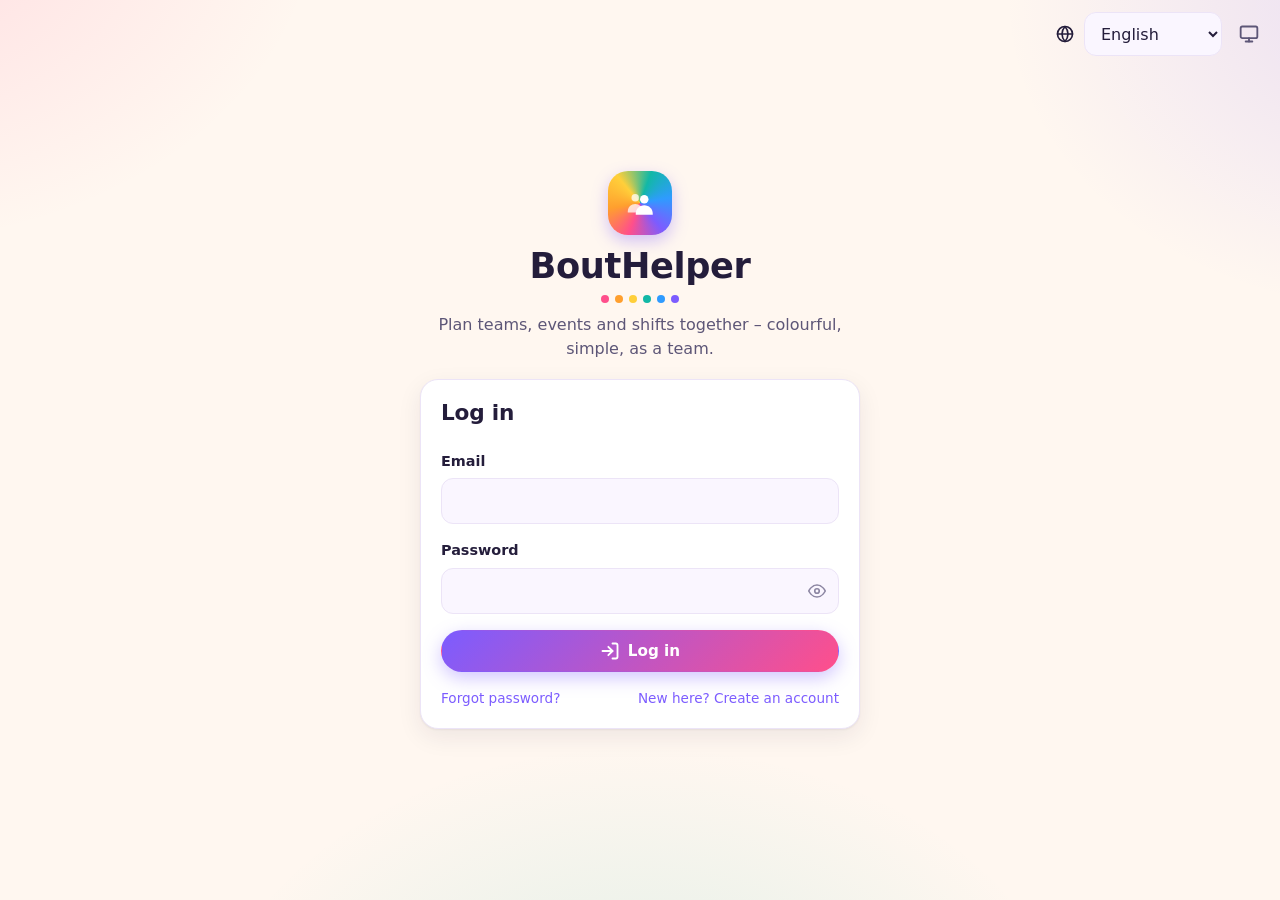
<file: index.html>
<!doctype html>
<html lang="de">
<head>
  <meta charset="utf-8">
  <meta name="viewport" content="width=device-width, initial-scale=1, viewport-fit=cover">
  <title>Teamplaner</title>
  <meta name="description" content="Teams, Events, Schichten und Aufgaben gemeinsam planen.">
  <meta name="theme-color" content="#fff7f0">
  <meta name="apple-mobile-web-app-capable" content="yes">
  <meta name="mobile-web-app-capable" content="yes">
  <meta name="apple-mobile-web-app-title" content="Teamplaner">
  <meta name="application-name" content="Teamplaner">
  <link rel="icon" href="img/icon.svg" type="image/svg+xml">
  <link rel="apple-touch-icon" href="img/apple-touch-icon.png">
  <link rel="manifest" id="tp-manifest" href="manifest.webmanifest">
  <link rel="stylesheet" href="css/app.css">
  <script>
    /* Hell/Dunkel sofort setzen, damit nichts aufblitzt */
    try { document.documentElement.dataset.theme = localStorage.getItem('tp.theme') || 'system'; }
    catch (e) { document.documentElement.dataset.theme = 'system'; }
  </script>
  <script src="config.js"></script>
  <script>
    /* App-Name aus config.js überall einsetzen: Browser-Tab, Startbildschirm-Verknüpfung (Android & iPhone) */
    (function () {
      var c = window.TP_CONFIG || {};
      var name = (c.appName || 'Teamplaner').trim();
      var short = (c.appShortName || name).trim();
      document.title = name;
      function meta(n, v) {
        var m = document.querySelector('meta[name="' + n + '"]');
        if (!m) { m = document.createElement('meta'); m.name = n; document.head.appendChild(m); }
        m.content = v;
      }
      meta('apple-mobile-web-app-title', short);
      meta('application-name', short);
      try {
        var base = new URL('./', location.href).href;
        var abs = function (p) { return new URL(p, base).href; };
        var manifest = {
          id: base, name: name, short_name: short,
          start_url: base, scope: base,
          display: 'standalone', background_color: '#fff7f0', theme_color: '#7c5cff',
          icons: [
            { src: abs('img/icon-192.png'), sizes: '192x192', type: 'image/png', purpose: 'any' },
            { src: abs('img/icon-512.png'), sizes: '512x512', type: 'image/png', purpose: 'any maskable' },
            { src: abs('img/icon.svg'), sizes: 'any', type: 'image/svg+xml', purpose: 'any' }
          ]
        };
        // iPhone/iPad: echte Manifest-Datei behalten (nötig für Push); der Name kommt dort aus dem Meta-Tag oben
        var ios = /iphone|ipad|ipod/i.test(navigator.userAgent) || (navigator.platform === 'MacIntel' && navigator.maxTouchPoints > 1);
        if (!ios) document.getElementById('tp-manifest').href =
          'data:application/manifest+json;charset=utf-8,' + encodeURIComponent(JSON.stringify(manifest));
      } catch (e) { /* dann gilt manifest.webmanifest */ }
    })();
  </script>
  <script src="js/vendor/supabase.js"></script>
  <script type="module" src="js/app.js"></script>
</head>
<body>
  <div id="app"><div class="boot"><div class="spinner"></div></div></div>
  <noscript>Bitte JavaScript aktivieren. / Please enable JavaScript.</noscript>
</body>
</html>
</file>
<file: css/app.css>
/* ============================================================
   Teamplaner — Gestaltung
   Farben stehen als Variablen ganz oben (hell + dunkel).
   ============================================================ */

:root {
  --violet: #7c5cff;
  --pink: #ff4f8b;
  --orange: #ff9f2e;
  --sun: #ffcf3a;
  --teal: #12b8a6;
  --sky: #2f9bff;
  --red: #ef4560;

  --bg: #fff7f0;
  --bg-blob-1: rgba(255, 79, 139, 0.16);
  --bg-blob-2: rgba(124, 92, 255, 0.16);
  --bg-blob-3: rgba(18, 184, 166, 0.14);
  --surface: #ffffff;
  --surface-2: #faf6ff;
  --surface-3: #f2ecff;
  --border: #ece4f7;
  --text: #241d3b;
  --text-2: #5d5677;
  --text-3: #8c86a3;
  --primary: var(--violet);
  --primary-ink: #ffffff;
  --primary-soft: #efe9ff;
  --focus: rgba(124, 92, 255, 0.35);
  --shadow: 0 1px 2px rgba(36, 29, 59, 0.06), 0 8px 24px rgba(36, 29, 59, 0.08);
  --shadow-lg: 0 20px 60px rgba(36, 29, 59, 0.18);

  --st-proposed: #2f9bff;
  --st-proposed-bg: #e3f1ff;
  --st-confirmed: #0d9c8c;
  --st-confirmed-bg: #dcf7f2;
  --st-uncertain: #d97800;
  --st-uncertain-bg: #fff0d9;
  --st-declined: #c62f4b;
  --st-declined-bg: #ffe3e8;
  --st-waitlist: #7c5cff;
  --st-waitlist-bg: #eee8ff;

  --radius: 18px;
  --radius-sm: 12px;
  --font: ui-rounded, "SF Pro Rounded", "Nunito", "Segoe UI", system-ui, -apple-system, Roboto, "Helvetica Neue", Arial, sans-serif;
  --sidebar: 260px;
  color-scheme: light;
}

:root[data-theme="dark"] {
  --bg: #13111f;
  --bg-blob-1: rgba(255, 79, 139, 0.12);
  --bg-blob-2: rgba(124, 92, 255, 0.18);
  --bg-blob-3: rgba(18, 184, 166, 0.10);
  --surface: #1e1a30;
  --surface-2: #252039;
  --surface-3: #2e2848;
  --border: #353052;
  --text: #f3f0ff;
  --text-2: #c2bbdc;
  --text-3: #8f88ab;
  --primary: #9a82ff;
  --primary-ink: #120e22;
  --primary-soft: #2f2756;
  --focus: rgba(154, 130, 255, 0.45);
  --shadow: 0 1px 2px rgba(0, 0, 0, 0.3), 0 8px 24px rgba(0, 0, 0, 0.25);
  --shadow-lg: 0 20px 60px rgba(0, 0, 0, 0.5);
  --st-proposed: #6cb8ff;
  --st-proposed-bg: #1b2c45;
  --st-confirmed: #3fd9c4;
  --st-confirmed-bg: #143834;
  --st-uncertain: #ffb54d;
  --st-uncertain-bg: #3d2c14;
  --st-declined: #ff7b93;
  --st-declined-bg: #40202a;
  --st-waitlist: #b3a1ff;
  --st-waitlist-bg: #2c2550;
  color-scheme: dark;
}

@media (prefers-color-scheme: dark) {
  :root[data-theme="system"] {
    --bg: #13111f;
    --bg-blob-1: rgba(255, 79, 139, 0.12);
    --bg-blob-2: rgba(124, 92, 255, 0.18);
    --bg-blob-3: rgba(18, 184, 166, 0.10);
    --surface: #1e1a30;
    --surface-2: #252039;
    --surface-3: #2e2848;
    --border: #353052;
    --text: #f3f0ff;
    --text-2: #c2bbdc;
    --text-3: #8f88ab;
    --primary: #9a82ff;
    --primary-ink: #120e22;
    --primary-soft: #2f2756;
    --focus: rgba(154, 130, 255, 0.45);
    --shadow: 0 1px 2px rgba(0, 0, 0, 0.3), 0 8px 24px rgba(0, 0, 0, 0.25);
    --shadow-lg: 0 20px 60px rgba(0, 0, 0, 0.5);
    --st-proposed: #6cb8ff;
    --st-proposed-bg: #1b2c45;
    --st-confirmed: #3fd9c4;
    --st-confirmed-bg: #143834;
    --st-uncertain: #ffb54d;
    --st-uncertain-bg: #3d2c14;
    --st-declined: #ff7b93;
    --st-declined-bg: #40202a;
    --st-waitlist: #b3a1ff;
    --st-waitlist-bg: #2c2550;
    color-scheme: dark;
  }
}

* { box-sizing: border-box; }
html { -webkit-text-size-adjust: 100%; }
body {
  margin: 0;
  font-family: var(--font);
  font-size: 16px;
  line-height: 1.5;
  color: var(--text);
  background-color: var(--bg);
  background-image:
    radial-gradient(40rem 30rem at -10% -10%, var(--bg-blob-1), transparent 70%),
    radial-gradient(36rem 28rem at 110% 0%, var(--bg-blob-2), transparent 70%),
    radial-gradient(40rem 30rem at 50% 120%, var(--bg-blob-3), transparent 70%);
  background-attachment: fixed;
  min-height: 100vh;
}
a { color: var(--primary); text-decoration: none; }
a:hover { text-decoration: underline; }
h1, h2, h3, h4 { margin: 0 0 0.4em; line-height: 1.2; letter-spacing: -0.01em; }
h1 { font-size: clamp(1.6rem, 4vw, 2.2rem); font-weight: 800; }
h2 { font-size: 1.35rem; font-weight: 800; }
h3 { font-size: 1.08rem; font-weight: 700; }
p { margin: 0 0 0.8em; }
small, .small { font-size: 0.85rem; }
.muted { color: var(--text-2); }
.faint { color: var(--text-3); }
.hidden { display: none !important; }
.ico { flex: none; }
.nowrap { white-space: nowrap; }
.pre { white-space: pre-wrap; word-break: break-word; }
.sr { position: absolute; width: 1px; height: 1px; overflow: hidden; clip: rect(0 0 0 0); }

:focus-visible { outline: 3px solid var(--focus); outline-offset: 2px; border-radius: 8px; }

/* ---------- Grundgerüst ---------- */
.shell { display: flex; min-height: 100vh; }
.sidebar {
  position: sticky; top: 0; height: 100vh; width: var(--sidebar); flex: none;
  display: flex; flex-direction: column; gap: 6px;
  padding: 22px 16px; border-right: 1px solid var(--border);
  background: color-mix(in srgb, var(--surface) 75%, transparent);
  backdrop-filter: blur(12px);
  overflow-y: auto;
}
.brand { display: flex; align-items: center; gap: 10px; font-weight: 900; font-size: 1.25rem; padding: 4px 8px 16px; color: var(--text); }
.brand:hover { text-decoration: none; }
.brand-mark {
  width: 38px; height: 38px; border-radius: 12px; display: grid; place-items: center; color: #fff;
  background: conic-gradient(from 200deg, var(--pink), var(--orange), var(--sun), var(--teal), var(--sky), var(--violet), var(--pink));
  box-shadow: 0 6px 16px rgba(124, 92, 255, 0.35);
}
.nav-item {
  display: flex; align-items: center; gap: 12px; padding: 10px 12px; border-radius: 12px;
  color: var(--text-2); font-weight: 650; cursor: pointer; border: 0; background: none; font: inherit; text-align: left; width: 100%;
}
.nav-item:hover { background: var(--surface-3); color: var(--text); text-decoration: none; }
.nav-item.active { background: var(--primary-soft); color: var(--primary); }
.nav-label { font-size: 0.75rem; text-transform: uppercase; letter-spacing: 0.08em; color: var(--text-3); padding: 14px 12px 4px; font-weight: 800; }
.dot { width: 10px; height: 10px; border-radius: 50%; flex: none; display: inline-block; }
.sidebar-foot { margin-top: auto; display: flex; flex-direction: column; gap: 8px; padding-top: 16px; }
.sidebar-foot .seg { display: flex; flex-wrap: nowrap; }
.sidebar-foot .seg button { flex: 1; justify-content: center; padding: 8px 6px; }
.sidebar-foot .lang-select { max-width: none; }

.main { flex: 1; min-width: 0; padding: 28px clamp(16px, 3vw, 40px) 60px; }
.container { max-width: 1120px; margin: 0 auto; }

/* Ebenen klar trennen: eigene Akzentfarbe + Hinweis-Pille je Ebene */
.shell.lvl-home { --lv: var(--violet); }
.shell.lvl-team { --lv: var(--teal); }
.shell.lvl-event { --lv: var(--orange); }
.shell.lvl-group { --lv: var(--pink); }
/* Hintergrund nimmt die Ebenenfarbe leicht an */
.shell[class*="lvl-"] { background: color-mix(in srgb, var(--lv) 8%, var(--bg)); }
.shell[class*="lvl-"] .main { border-top: 4px solid var(--lv); }
.levelbar { margin-bottom: 14px; }
.level-pill {
  display: inline-flex; align-items: center; gap: 7px; font-weight: 800; font-size: 0.82rem;
  letter-spacing: 0.02em; padding: 5px 13px; border-radius: 999px; color: #fff;
  background: var(--lv, var(--violet)); box-shadow: var(--shadow);
}
/* Obere Leiste (Handy) färbt sich in der Ebenenfarbe */
.shell[class*="lvl-"] .topbar { background: var(--lv); border-bottom-color: transparent; }
.shell[class*="lvl-"] .topbar,
.shell[class*="lvl-"] .topbar .brand,
.shell[class*="lvl-"] .topbar a,
.shell[class*="lvl-"] .topbar button { color: #fff; }
.level-tag { font-weight: 800; font-size: 0.8rem; padding: 3px 11px; border-radius: 999px; background: rgba(255, 255, 255, 0.25); color: #fff; }
.topbar { display: none; }
.bottomnav { display: none; }

@media (max-width: 899px) {
  .sidebar { display: none; }
  .main { padding: 14px 16px calc(96px + env(safe-area-inset-bottom)); }
  .topbar {
    display: flex; align-items: center; gap: 10px; position: sticky; top: 0; z-index: 30;
    padding: 10px 16px; padding-top: calc(10px + env(safe-area-inset-top));
    background: color-mix(in srgb, var(--bg) 85%, transparent); backdrop-filter: blur(14px);
    border-bottom: 1px solid var(--border);
  }
  .topbar .brand { padding: 0; font-size: 1.1rem; }
  .topbar .brand-mark { width: 32px; height: 32px; border-radius: 10px; }
  .topbar .spacer { flex: 1; }
  .bottomnav {
    display: flex; position: fixed; left: 0; right: 0; bottom: 0; z-index: 30;
    background: color-mix(in srgb, var(--surface) 92%, transparent); backdrop-filter: blur(14px);
    border-top: 1px solid var(--border); padding: 6px 8px calc(6px + env(safe-area-inset-bottom));
    justify-content: space-around;
  }
  .bottomnav a {
    display: flex; flex-direction: column; align-items: center; gap: 2px; padding: 6px 12px; border-radius: 12px;
    color: var(--text-3); font-size: 0.72rem; font-weight: 700; min-width: 64px;
  }
  .bottomnav a.active { color: var(--primary); background: var(--primary-soft); }
  .bottomnav a:hover { text-decoration: none; }
}

/* ---------- Bausteine ---------- */
.card {
  background: var(--surface); border: 1px solid var(--border); border-radius: var(--radius);
  box-shadow: var(--shadow); padding: 20px;
}
.card.flat { box-shadow: none; }
.card + .card { margin-top: 16px; }
.card-head { display: flex; align-items: center; gap: 10px; margin-bottom: 12px; flex-wrap: wrap; }
.card-head h2, .card-head h3 { margin: 0; }
.card-head .grow { flex: 1; }
.stack { display: flex; flex-direction: column; gap: 16px; }
.stack-sm { display: flex; flex-direction: column; gap: 8px; }
.row { display: flex; align-items: center; gap: 10px; flex-wrap: wrap; }
.row.nowrap { flex-wrap: nowrap; }
.row .grow, .grow { flex: 1; min-width: 0; }
.between { justify-content: space-between; }
.grid { display: grid; gap: 16px; grid-template-columns: repeat(auto-fill, minmax(260px, 1fr)); }
.grid-2 { display: grid; gap: 20px; grid-template-columns: minmax(0, 1fr) minmax(0, 1fr); }
@media (max-width: 899px) { .grid-2 { grid-template-columns: minmax(0, 1fr); } }
.section-title { display: flex; align-items: center; gap: 10px; margin: 26px 0 12px; }
.section-title h2 { margin: 0; flex: 1; }
.divider { height: 1px; background: var(--border); margin: 14px 0; border: 0; }

.btn {
  display: inline-flex; align-items: center; justify-content: center; gap: 8px;
  padding: 10px 16px; border-radius: 999px; border: 1.5px solid transparent;
  font: inherit; font-weight: 750; font-size: 0.95rem; cursor: pointer; line-height: 1.2;
  background: var(--surface-3); color: var(--text); transition: transform 0.08s ease, box-shadow 0.15s ease, background 0.15s;
  white-space: nowrap; text-decoration: none !important; min-height: 42px;
}
.btn:hover { background: color-mix(in srgb, var(--surface-3) 80%, var(--primary) 20%); }
.btn:active { transform: translateY(1px) scale(0.99); }
.btn:disabled { opacity: 0.55; cursor: not-allowed; }
.btn.primary { background: linear-gradient(135deg, var(--violet), var(--pink)); color: #fff; box-shadow: 0 6px 18px rgba(124, 92, 255, 0.35); }
.btn.primary:hover { filter: brightness(1.06); }
.btn.success { background: var(--st-confirmed); color: #fff; }
.btn.warn { background: var(--st-uncertain-bg); color: var(--st-uncertain); }
.btn.danger { background: var(--st-declined-bg); color: var(--st-declined); }
.btn.ghost { background: transparent; border-color: var(--border); }
.btn.ghost:hover { background: var(--surface-3); }
.btn.small { padding: 6px 12px; font-size: 0.85rem; min-height: 34px; }
.btn.icon { padding: 8px; min-width: 38px; min-height: 38px; border-radius: 12px; background: transparent; color: var(--text-2); }
.btn.icon:hover { background: var(--surface-3); color: var(--text); }
.btn.block { width: 100%; }

.field { display: flex; flex-direction: column; gap: 6px; }
.field > span.label { font-weight: 750; font-size: 0.9rem; }
.field .hint { font-size: 0.8rem; color: var(--text-3); }
.input, select.input, textarea.input {
  width: 100%; font: inherit; color: var(--text); background: var(--surface-2);
  border: 1.5px solid var(--border); border-radius: var(--radius-sm); padding: 10px 12px; min-height: 44px;
  transition: border-color 0.15s, box-shadow 0.15s;
}
textarea.input { resize: vertical; min-height: 90px; }
.input:focus { outline: none; border-color: var(--primary); box-shadow: 0 0 0 4px var(--focus); }
.form-grid { display: grid; gap: 14px; grid-template-columns: repeat(2, minmax(0, 1fr)); }
.form-grid .full { grid-column: 1 / -1; }
@media (max-width: 599px) { .form-grid { grid-template-columns: minmax(0, 1fr); } }
.check { display: flex; align-items: flex-start; gap: 10px; cursor: pointer; padding: 6px 0; }
.check input { width: 20px; height: 20px; accent-color: var(--primary); margin-top: 2px; flex: none; }

.chip {
  display: inline-flex; align-items: center; gap: 6px; padding: 3px 10px; border-radius: 999px;
  font-size: 0.78rem; font-weight: 750; background: var(--surface-3); color: var(--text-2); white-space: nowrap;
}
.chip.colored { color: #fff; }
.badge { display: inline-flex; align-items: center; gap: 5px; padding: 3px 10px; border-radius: 999px; font-size: 0.78rem; font-weight: 800; white-space: nowrap; }
.st-proposed { color: var(--st-proposed); background: var(--st-proposed-bg); }
.st-confirmed { color: var(--st-confirmed); background: var(--st-confirmed-bg); }
.st-uncertain { color: var(--st-uncertain); background: var(--st-uncertain-bg); }
.st-declined { color: var(--st-declined); background: var(--st-declined-bg); }
.st-waitlist { color: var(--st-waitlist); background: var(--st-waitlist-bg); }
.pron { font-size: 0.78rem; color: var(--text-3); font-weight: 600; }

.avatar {
  width: 36px; height: 36px; border-radius: 50%; display: inline-grid; place-items: center; flex: none;
  color: #fff; font-weight: 850; font-size: 0.85rem; letter-spacing: 0.02em;
}
.avatar.sm { width: 28px; height: 28px; font-size: 0.72rem; }
.avatar.lg { width: 56px; height: 56px; font-size: 1.2rem; }

.person { display: flex; align-items: center; gap: 10px; min-width: 0; }
.person .who { min-width: 0; }
.person .name { font-weight: 750; overflow: hidden; text-overflow: ellipsis; white-space: nowrap; }

.list { display: flex; flex-direction: column; }
.list-item { display: flex; align-items: center; gap: 12px; padding: 12px 4px; border-bottom: 1px solid var(--border); flex-wrap: wrap; }
.list-item:last-child { border-bottom: 0; }

.progress { height: 8px; background: var(--surface-3); border-radius: 999px; overflow: hidden; }
.progress > i { display: block; height: 100%; border-radius: inherit; background: linear-gradient(90deg, var(--teal), var(--sky)); transition: width 0.3s ease; }
.progress.full > i { background: linear-gradient(90deg, var(--teal), #3ad17a); }

.tabs {
  display: flex; gap: 6px; overflow-x: auto; padding: 4px; margin: 0 0 18px; scrollbar-width: none;
  background: var(--surface); border: 1px solid var(--border); border-radius: 999px; box-shadow: var(--shadow);
}
.tabs::-webkit-scrollbar { display: none; }
.tab {
  flex: none; padding: 9px 16px; border-radius: 999px; font-weight: 750; color: var(--text-2);
  display: inline-flex; align-items: center; gap: 8px; font-size: 0.95rem;
}
.tab:hover { background: var(--surface-3); text-decoration: none; }
.tab.active { background: var(--primary); color: var(--primary-ink); }
.tab .count { background: var(--pink); color: #fff; border-radius: 999px; padding: 0 7px; font-size: 0.72rem; }
/* Am Handy alle Reiter zeigen (umbrechen statt rechts verstecken) */
@media (max-width: 899px) {
  .tabs { flex-wrap: wrap; overflow-x: visible; border-radius: 18px; }
  .tab { padding: 8px 12px; font-size: 0.9rem; }
}

.hero {
  position: relative; overflow: hidden; border-radius: 24px; padding: 26px; color: #fff; margin-bottom: 18px;
  background: linear-gradient(135deg, var(--hero, var(--violet)), color-mix(in srgb, var(--hero, var(--violet)) 55%, var(--pink)));
  box-shadow: var(--shadow);
}
.hero::after {
  content: ""; position: absolute; right: -60px; top: -60px; width: 220px; height: 220px; border-radius: 50%;
  background: rgba(255, 255, 255, 0.14);
}
.hero h1 { color: #fff; }
.hero .muted, .hero .faint { color: rgba(255, 255, 255, 0.85); }
.hero a { color: #fff; text-decoration: underline; }
.hero .btn { background: rgba(255, 255, 255, 0.2); color: #fff; }
.hero .btn:hover { background: rgba(255, 255, 255, 0.3); }
.hero .chip { background: rgba(255, 255, 255, 0.22); color: #fff; }
.hero .pron { color: rgba(255, 255, 255, 0.85); }
.hero-meta { display: flex; gap: 16px; flex-wrap: wrap; font-weight: 650; margin-top: 8px; }
.hero-meta span { display: inline-flex; align-items: center; gap: 6px; }

.empty { text-align: center; padding: 34px 16px; color: var(--text-2); }
.empty .empty-icon {
  width: 64px; height: 64px; border-radius: 20px; display: inline-grid; place-items: center; margin-bottom: 10px;
  background: linear-gradient(135deg, var(--primary-soft), var(--surface-3)); color: var(--primary);
}
.empty h3 { color: var(--text); }

.spinner {
  width: 36px; height: 36px; border-radius: 50%; border: 4px solid var(--surface-3); border-top-color: var(--primary);
  animation: spin 0.8s linear infinite; margin: 40px auto;
}
.spinner.sm { width: 18px; height: 18px; border-width: 3px; margin: 0; }
@keyframes spin { to { transform: rotate(360deg); } }
.boot { min-height: 100vh; display: grid; place-items: center; }

/* ---------- Dialoge ---------- */
.overlay {
  position: fixed; inset: 0; z-index: 100; background: rgba(19, 15, 35, 0.5); backdrop-filter: blur(3px);
  display: flex; align-items: center; justify-content: center; padding: 16px; animation: fade 0.15s ease;
}
.modal {
  width: min(560px, 100%); max-height: calc(100vh - 32px); overflow: auto; background: var(--surface);
  border-radius: 22px; box-shadow: var(--shadow-lg); border: 1px solid var(--border); animation: pop 0.18s ease;
}
.modal.wide { width: min(820px, 100%); }
.modal-head { display: flex; align-items: center; gap: 10px; padding: 18px 20px 6px; position: sticky; top: 0; background: var(--surface); z-index: 1; }
.modal-head h2 { margin: 0; flex: 1; font-size: 1.2rem; }
.modal-body { padding: 10px 20px 20px; }
.modal-foot { display: flex; gap: 10px; justify-content: flex-end; padding: 14px 20px; border-top: 1px solid var(--border); flex-wrap: wrap; position: sticky; bottom: 0; background: var(--surface); }
@media (max-width: 599px) {
  .overlay { align-items: flex-end; padding: 0; }
  .modal, .modal.wide { width: 100%; border-radius: 22px 22px 0 0; max-height: 92vh; }
  .modal-foot { padding-bottom: calc(14px + env(safe-area-inset-bottom)); }
  .modal-foot .btn { flex: 1; }
}
@keyframes fade { from { opacity: 0; } }
@keyframes pop { from { transform: translateY(12px) scale(0.98); opacity: 0; } }

.toasts { position: fixed; z-index: 200; left: 50%; transform: translateX(-50%); bottom: 24px; display: flex; flex-direction: column; gap: 8px; width: min(440px, calc(100% - 32px)); }
@media (max-width: 899px) { .toasts { bottom: calc(90px + env(safe-area-inset-bottom)); } }
.toast { padding: 12px 16px; border-radius: 14px; background: var(--text); color: var(--bg); font-weight: 650; box-shadow: var(--shadow-lg); animation: pop 0.2s ease; display: flex; gap: 10px; align-items: center; }
.toast.error { background: var(--red); color: #fff; }

/* ---------- Anmeldung ---------- */
.auth-wrap { min-height: 100vh; display: flex; flex-direction: column; align-items: center; justify-content: center; padding: 24px 16px; }
.auth-card { width: min(440px, 100%); }
.auth-top { position: fixed; top: 12px; right: 12px; display: flex; gap: 8px; z-index: 5; }
.auth-logo { text-align: center; margin-bottom: 18px; }
.auth-logo .brand-mark { width: 64px; height: 64px; border-radius: 20px; margin: 0 auto 10px; }
.auth-logo h1 { margin: 0; }
.confetti { display: flex; justify-content: center; gap: 6px; margin: 8px 0 0; }
.confetti i { width: 8px; height: 8px; border-radius: 50%; display: block; }
.notice { padding: 12px 14px; border-radius: 14px; background: var(--primary-soft); color: var(--text); font-weight: 600; }
.notice.warn { background: var(--st-uncertain-bg); color: var(--st-uncertain); }
.notice.error { background: var(--st-declined-bg); color: var(--st-declined); }
.notice.ok { background: var(--st-confirmed-bg); color: var(--st-confirmed); }

/* ---------- Teams / Events ---------- */
.team-card { display: flex; flex-direction: column; gap: 8px; color: var(--text); position: relative; overflow: hidden; transition: transform 0.12s, box-shadow 0.12s; }
.team-card:hover { transform: translateY(-2px); text-decoration: none; box-shadow: var(--shadow-lg); }
.team-card .stripe { position: absolute; left: 0; top: 0; bottom: 0; width: 6px; }
.event-card { display: flex; gap: 14px; align-items: center; color: var(--text); padding: 14px 16px; }
.event-card:hover { text-decoration: none; background: var(--surface-2); }
.datebox {
  width: 58px; flex: none; text-align: center; border-radius: 14px; padding: 6px 0; color: #fff;
  background: linear-gradient(160deg, var(--c, var(--violet)), color-mix(in srgb, var(--c, var(--violet)) 60%, var(--pink)));
}
.datebox b { display: block; font-size: 1.35rem; line-height: 1.1; }
.datebox span { font-size: 0.72rem; text-transform: uppercase; font-weight: 800; letter-spacing: 0.06em; }

.pos-grid { display: grid; gap: 16px; grid-template-columns: repeat(auto-fill, minmax(min(320px, 100%), 1fr)); align-items: start; }
.pos-card { border-top: 6px solid var(--c, var(--orange)); }
.pos-card .slot-line { display: flex; align-items: center; gap: 10px; margin: 8px 0 4px; }
.pos-card .slot-line .progress { flex: 1; }
.pos-person { display: flex; align-items: center; gap: 8px; padding: 7px 0; border-top: 1px dashed var(--border); flex-wrap: wrap; }
.pos-person .grow { min-width: 120px; }
.pos-person .ctl { display: flex; align-items: center; gap: 4px; margin-left: auto; }
.pos-person select.input { width: auto; min-height: 34px; padding: 4px 8px; font-size: 0.85rem; }
.pos-person .note { width: 100%; font-size: 0.85rem; color: var(--text-2); font-style: italic; padding-left: 36px; }
.slot-empty { display: flex; align-items: center; gap: 8px; padding: 7px 0; border-top: 1px dashed var(--border); color: var(--text-3); font-weight: 650; }
.slot-empty .avatar { background: var(--surface-3); color: var(--text-3); border: 2px dashed var(--border); }
.my-actions { display: flex; gap: 8px; flex-wrap: wrap; margin-top: 10px; padding: 10px; border-radius: 14px; background: var(--surface-2); }
.legend { display: flex; gap: 8px; flex-wrap: wrap; margin-bottom: 14px; }
.toolbar { display: flex; gap: 8px; flex-wrap: wrap; margin-bottom: 14px; }

.rank-row { display: flex; align-items: center; gap: 12px; padding: 10px 0; border-bottom: 1px solid var(--border); flex-wrap: wrap; }
.rank-row:last-child { border-bottom: 0; }
.rank-pick { display: flex; gap: 6px; flex-wrap: wrap; }
.rank-pick button {
  width: 38px; height: 38px; border-radius: 12px; border: 1.5px solid var(--border); background: var(--surface-2);
  font: inherit; font-weight: 800; color: var(--text-2); cursor: pointer;
}
.rank-pick button.on { background: linear-gradient(135deg, var(--orange), var(--pink)); color: #fff; border-color: transparent; }
.rank-pick button.off.on { background: var(--surface-3); color: var(--text-2); }

.perm-list { display: grid; gap: 4px 18px; grid-template-columns: repeat(auto-fill, minmax(240px, 1fr)); }
.swatches { display: flex; gap: 8px; flex-wrap: wrap; }
.swatch { width: 32px; height: 32px; border-radius: 10px; border: 3px solid transparent; cursor: pointer; padding: 0; }
.swatch.on { border-color: var(--text); }
details.color-pick summary { cursor: pointer; font-size: 0.85rem; color: var(--text-3); font-weight: 700; display: inline-flex; align-items: center; gap: 6px; }
details.color-pick[open] summary { margin-bottom: 8px; }
.line { display: flex; align-items: flex-start; gap: 8px; }
.line .ico { margin-top: 2px; }

.copy { display: flex; gap: 8px; align-items: center; }
.copy code {
  flex: 1; min-width: 0; overflow: hidden; text-overflow: ellipsis; white-space: nowrap;
  padding: 9px 12px; border-radius: 12px; background: var(--surface-2); border: 1px solid var(--border); font-size: 0.85rem;
}

.editable { position: relative; cursor: text; border-radius: 8px; }
.editable.can:hover { background: color-mix(in srgb, var(--surface-3) 60%, transparent); box-shadow: 0 0 0 4px color-mix(in srgb, var(--surface-3) 60%, transparent); }
.hero .editable.can:hover { background: rgba(255, 255, 255, 0.12); box-shadow: 0 0 0 4px rgba(255, 255, 255, 0.12); }
.editable .pen { opacity: 0; margin-left: 6px; vertical-align: middle; transition: opacity 0.15s; }
.editable.can:hover .pen { opacity: 0.7; }
.edit-inline { display: flex; gap: 8px; align-items: flex-start; flex-wrap: wrap; }
.edit-inline .input { flex: 1; min-width: 180px; }
.hero .edit-inline .input { background: rgba(255, 255, 255, 0.95); color: #241d3b; }

/* ---------- Chat ---------- */
.chat { display: flex; flex-direction: column; height: min(70vh, 680px); min-height: 380px; padding: 0; overflow: hidden; }
.chat-head { padding: 14px 18px; border-bottom: 1px solid var(--border); display: flex; align-items: center; gap: 10px; }
.chat-head h3 { margin: 0; flex: 1; }
.chat-scroll { flex: 1; overflow-y: auto; padding: 14px 16px; display: flex; flex-direction: column; gap: 4px; }
.chat-day { align-self: center; font-size: 0.75rem; font-weight: 800; color: var(--text-3); background: var(--surface-2); padding: 3px 12px; border-radius: 999px; margin: 10px 0 6px; }
.msg { display: flex; gap: 8px; align-items: flex-end; max-width: 86%; }
.msg.mine { align-self: flex-end; flex-direction: row-reverse; }
.bubble { padding: 8px 12px; border-radius: 16px 16px 16px 4px; background: var(--surface-3); word-break: break-word; position: relative; }
.msg.mine .bubble { background: linear-gradient(135deg, var(--violet), color-mix(in srgb, var(--violet) 60%, var(--pink))); color: #fff; border-radius: 16px 16px 4px 16px; }
.bubble .meta { font-size: 0.72rem; font-weight: 750; opacity: 0.75; display: flex; gap: 6px; align-items: center; flex-wrap: wrap; }
.bubble .txt { white-space: pre-wrap; }
.msg .tools { display: none; gap: 2px; }
.msg:hover .tools, .msg:focus-within .tools { display: flex; }
.msg .tools .btn.icon { min-width: 30px; min-height: 30px; padding: 5px; }
.msg.grouped { margin-top: -2px; }
.chat-input { display: flex; gap: 8px; padding: 12px; border-top: 1px solid var(--border); align-items: flex-end; }
.chat-input textarea { min-height: 44px; max-height: 140px; resize: none; }

/* ---------- Gruppe / Aufgaben ---------- */
.deadline-card { display: flex; gap: 16px; align-items: center; flex-wrap: wrap; }
.deadline-big { font-size: 1.6rem; font-weight: 900; line-height: 1.1; }
.deadline-card.over .deadline-big { color: var(--st-declined); }
.task { display: flex; gap: 12px; align-items: flex-start; padding: 10px 0; border-bottom: 1px solid var(--border); }
.task:last-child { border-bottom: 0; }
.task input[type="checkbox"] { width: 22px; height: 22px; accent-color: var(--teal); margin-top: 2px; flex: none; cursor: pointer; }
.task.done .task-title { text-decoration: line-through; color: var(--text-3); }
.task .task-title { font-weight: 700; }

.table-wrap { overflow-x: auto; }
table.simple { border-collapse: collapse; width: 100%; font-size: 0.92rem; }
table.simple th, table.simple td { text-align: left; padding: 8px 10px; border-bottom: 1px solid var(--border); }
table.simple th { font-size: 0.78rem; text-transform: uppercase; letter-spacing: 0.05em; color: var(--text-3); }

.seg { display: inline-flex; background: var(--surface-3); border-radius: 999px; padding: 4px; gap: 4px; flex-wrap: wrap; }
.seg button { border: 0; background: none; font: inherit; font-weight: 750; padding: 7px 14px; border-radius: 999px; cursor: pointer; color: var(--text-2); display: inline-flex; gap: 6px; align-items: center; }
.seg button.on { background: var(--surface); color: var(--text); box-shadow: var(--shadow); }

.lang-select { max-width: 200px; }
.mobile-only { display: none; }
@media (max-width: 899px) { .desktop-only { display: none !important; } .mobile-only { display: initial; } }

/* ---------- Personen-Kachel (Hover) ---------- */
.hover-wrap { display: inline-flex; align-items: center; cursor: default; position: relative; }
.person-card {
  position: fixed; z-index: 150; width: 260px; padding: 14px; border-radius: 16px;
  background: var(--surface); border: 1px solid var(--border); box-shadow: var(--shadow-lg);
  color: var(--text); animation: pop 0.15s ease; cursor: auto; text-align: left; white-space: normal;
}
.person-card.above { transform: translateY(-100%); }
.person-card .pc-name { font-weight: 850; font-size: 1.05rem; overflow: hidden; text-overflow: ellipsis; }
.person-card .pc-label { margin-top: 12px; font-size: 0.72rem; text-transform: uppercase; letter-spacing: 0.06em; color: var(--text-3); font-weight: 800; }
.person-card .pc-pron { font-weight: 700; }

/* ---------- Schichten & Verfügbarkeit ---------- */
.shift { margin-top: 8px; }
.shift.multi { margin-top: 14px; padding-top: 10px; border-top: 2px solid var(--surface-3); }
.shift-head { display: flex; align-items: flex-start; gap: 6px; }
.dot.av-yes { background: var(--st-confirmed); }
.dot.av-partly { background: var(--st-uncertain); }
.dot.av-no { background: var(--st-declined); }

/* Verfügbarkeit: drei klar getrennte, deutlich erkennbare Buttons */
.choice3 { display: grid; grid-template-columns: repeat(3, 1fr); gap: 10px; }
.choice {
  display: inline-flex; align-items: center; justify-content: center; gap: 8px;
  padding: 14px 10px; border-radius: 14px; border: 2px solid var(--border);
  background: var(--surface); color: var(--text-2); font: inherit; font-weight: 800;
  cursor: pointer; transition: border-color .12s, background .12s, box-shadow .12s, transform .06s;
}
.choice:hover { border-color: var(--text-3); }
.choice:active { transform: translateY(1px); }
.choice .dot { width: 14px; height: 14px; }
.choice.on { color: #fff; box-shadow: var(--shadow); }
.choice.av-yes.on { background: var(--st-confirmed); border-color: var(--st-confirmed); }
.choice.av-partly.on { background: var(--st-uncertain); border-color: var(--st-uncertain); }
.choice.av-no.on { background: var(--st-declined); border-color: var(--st-declined); }
.choice.on .dot { background: rgba(255, 255, 255, 0.9); }
@media (max-width: 520px) { .choice { flex-direction: column; gap: 6px; padding: 12px 6px; font-size: 0.86rem; } }

/* Wunschpartner: antippbare Chips */
.partner-pick { display: flex; flex-wrap: wrap; gap: 8px; }
.chip.toggle { cursor: pointer; border: 1.5px solid var(--border); user-select: none; }
.chip.toggle input { position: absolute; opacity: 0; width: 0; height: 0; }
.chip.toggle.on { background: var(--primary); color: var(--primary-ink); border-color: var(--primary); }

/* Abstimmungen */
.poll-opts { display: flex; flex-direction: column; gap: 8px; }
.poll-opt {
  position: relative; display: flex; flex-direction: column; gap: 2px; width: 100%; overflow: hidden;
  border: 1.5px solid var(--border); background: var(--surface); border-radius: 12px;
  padding: 10px 12px; font: inherit; color: var(--text); cursor: pointer; text-align: left;
}
.poll-opt:hover:not(:disabled) { border-color: var(--text-3); }
.poll-opt:disabled { cursor: default; }
.poll-opt.mine { border-color: var(--primary); background: color-mix(in srgb, var(--primary) 8%, var(--surface)); }
.poll-bar { position: absolute; left: 0; top: 0; bottom: 0; background: color-mix(in srgb, var(--primary) 15%, transparent); z-index: 0; transition: width 0.3s; }
.poll-opt-main { position: relative; z-index: 1; display: flex; align-items: center; gap: 8px; font-weight: 700; }
.poll-voters { position: relative; z-index: 1; font-size: 0.78rem; color: var(--text-2); margin-left: 24px; }

/* Benachrichtigungen: pro Info Push/E-Mail */
.notif-head { display: flex; align-items: center; gap: 10px; font-weight: 800; font-size: 0.78rem; color: var(--text-2); padding-bottom: 4px; }
.notif-row { display: flex; align-items: center; gap: 10px; padding: 10px 0; border-top: 1px solid var(--border); }
.notif-col { width: 58px; flex: none; display: flex; justify-content: center; align-items: center; text-align: center; }
.notif-col input { width: 22px; height: 22px; accent-color: var(--primary); }

/* Eigene Einteilung hervorheben (Gruppen/Positionen) */
.mine-group { box-shadow: inset 0 0 0 2px var(--st-confirmed), var(--shadow); }
.chip.mine-chip { background: var(--st-confirmed); color: #fff; }

/* Verweis auf eine Abstimmung im Chat */
.poll-ref {
  display: inline-flex; align-items: center; gap: 5px; font-weight: 700; text-decoration: none;
  background: color-mix(in srgb, var(--primary) 14%, transparent); color: var(--primary);
  border-radius: 8px; padding: 1px 7px; margin: 0 1px;
}
.msg.mine .bubble .poll-ref { background: rgba(255, 255, 255, 0.25); color: #fff; }
.poll-picker { position: absolute; left: 12px; right: 12px; bottom: 100%; margin-bottom: 6px; background: var(--surface); border: 1px solid var(--border); border-radius: 14px; box-shadow: var(--shadow-lg); padding: 6px; z-index: 5; max-height: 220px; overflow: auto; }
.poll-picker button { display: flex; width: 100%; gap: 8px; align-items: center; border: 0; background: none; font: inherit; color: var(--text); padding: 8px; border-radius: 10px; cursor: pointer; text-align: left; }
.poll-picker button:hover { background: var(--surface-3); }

/* Neuigkeiten auf der Startseite */
.news-card { border-left: 5px solid var(--pink); }
.news-item { text-decoration: none; color: inherit; gap: 10px; }
.news-item:hover { background: var(--surface-3); border-radius: 12px; text-decoration: none; }
.news-ico { display: inline-flex; align-items: center; justify-content: center; width: 34px; height: 34px; flex: none; border-radius: 10px; background: var(--surface-3); color: var(--primary); }
.news-item .count { background: var(--pink); color: #fff; border-radius: 999px; padding: 1px 8px; font-size: 0.78rem; font-weight: 800; }

/* Demo-Modus */
.demobar {
  position: fixed; top: 0; left: 0; right: 0; height: 46px; z-index: 60;
  display: flex; align-items: center; gap: 10px; padding: 0 14px; overflow-x: auto; scrollbar-width: none;
  background: #241d3b; color: #fff; box-shadow: 0 2px 12px rgba(0, 0, 0, 0.22); white-space: nowrap;
}
.demobar::-webkit-scrollbar { display: none; }
.demobar > * { flex: none; }
.demobar .grow { flex: 1 1 auto; }
.demobar-tag { display: inline-flex; align-items: center; gap: 6px; font-weight: 800; font-size: 0.74rem; letter-spacing: 0.05em; background: var(--pink); color: #fff; padding: 4px 11px; border-radius: 999px; }
.demobar-as { display: inline-flex; align-items: center; gap: 8px; }
.demobar-as .small { color: #c9c2e6; }
.demobar-as select.input { padding: 5px 8px; background: #2e2848; color: #fff; border-color: #3a3360; width: auto; min-width: 150px; }
.demobar .btn.small { background: rgba(255, 255, 255, 0.14); color: #fff; }
.demobar .btn.small.ghost { background: transparent; }
.demobar .btn.small:hover { background: rgba(255, 255, 255, 0.24); }
.shell.has-demobar { padding-top: 46px; }
.has-demobar .topbar { top: 46px; }
.demo-access { border: 1px solid var(--violet); background: color-mix(in srgb, var(--violet) 8%, var(--card)); }
.demo-access .help-ico { background: var(--violet); color: #fff; }

/* Schicht-Editor (Event-Erstellung & Positions-Vorlagen) */
.shift-row { display: grid; grid-template-columns: minmax(0, 1fr) auto auto 72px auto; gap: 6px; align-items: center; }
.shift-row .input[type="time"] { width: auto; }
.shift-row .input[type="number"] { width: 72px; }
.pos-plan { padding: 10px 0; border-top: 1px solid var(--border); }
.pos-plan:first-of-type { border-top: 0; }
.shift-wish { display: flex; flex-wrap: wrap; gap: 6px; align-items: center; margin: 2px 0 12px 26px; }
.shift-wish.sm { margin: 4px 0 0; }

/* Kontaktpositionen */
.contact-item { display: flex; gap: 10px; align-items: flex-start; padding: 8px 0; border-top: 1px solid var(--border); }
.contact-item:first-child { border-top: 0; }
.contact-form { border-top: 1px dashed var(--border); padding-top: 10px; }

/* Abstimmungs-Option mit Entfernen-Knopf */
.poll-opt-row { display: flex; gap: 6px; align-items: center; }
.poll-opt-row .poll-opt { flex: 1 1 auto; width: auto; }

/* Infotafel-Reaktionen (Emojis) */
.reactions { display: flex; flex-wrap: wrap; gap: 6px; align-items: center; margin-top: 2px; }
.reaction { border: 1px solid var(--border); background: var(--card); color: var(--ink); border-radius: 999px; padding: 2px 10px; font-size: 0.85rem; line-height: 1.5; cursor: pointer; }
.reaction:hover { border-color: var(--violet); }
.reaction.mine { background: color-mix(in srgb, var(--violet) 18%, var(--card)); border-color: var(--violet); }
.reaction.add { padding: 3px 8px; color: var(--muted); display: inline-flex; align-items: center; }
.react-wrap { position: relative; display: inline-flex; }
.emoji-pal { position: absolute; bottom: 124%; left: 0; display: flex; flex-wrap: wrap; gap: 4px; width: 246px; background: var(--surface); border: 1px solid var(--violet); border-radius: 12px; padding: 7px; box-shadow: 0 10px 30px rgba(0, 0, 0, 0.32), 0 0 0 4px color-mix(in srgb, var(--violet) 14%, transparent); z-index: 20; }
.emoji-pal::after { content: ''; position: absolute; top: 100%; left: 16px; border: 7px solid transparent; border-top-color: var(--violet); }
.emoji-pal button { font-size: 1.25rem; background: var(--surface-2); border: 1px solid transparent; cursor: pointer; padding: 3px 6px; border-radius: 8px; line-height: 1.1; }
.emoji-pal button:hover { background: color-mix(in srgb, var(--violet) 18%, var(--surface-2)); border-color: var(--violet); }

/* Chat: Antwort-Zitat */
.reply-quote { border-left: 3px solid var(--violet); padding: 2px 8px; margin: 0 0 4px; font-size: 0.82rem; color: var(--muted); background: color-mix(in srgb, var(--violet) 8%, transparent); border-radius: 0 6px 6px 0; overflow: hidden; text-overflow: ellipsis; white-space: nowrap; }
.chip.toggle { cursor: pointer; border: 1px solid var(--border); background: var(--card); color: var(--ink); }
.chip.toggle.on { background: var(--violet); color: #fff; border-color: var(--violet); }
@media (max-width: 620px) {
  .shift-row { grid-template-columns: 1fr 1fr auto; }
  .shift-row .input:first-child { grid-column: 1 / -1; }
}
.rename-grid { display: grid; grid-template-columns: 1fr 1fr; gap: 8px; }
.rename-row { display: flex; flex-direction: column; gap: 2px; }
@media (max-width: 899px) { .rename-grid { grid-template-columns: 1fr; } .demobar { gap: 7px; padding: 0 8px; } .demobar-as .small { display: none; } }
.mention { font-weight: 800; color: var(--primary); }
.msg.mine .bubble .mention { color: #fff; text-decoration: underline; }
.mention.me { background: var(--st-uncertain-bg); color: var(--st-uncertain); border-radius: 6px; padding: 0 3px; }
.mention-list { position: absolute; left: 12px; right: 12px; bottom: 100%; margin-bottom: 6px; background: var(--surface); border: 1px solid var(--border); border-radius: 14px; box-shadow: var(--shadow-lg); padding: 6px; z-index: 5; }
.mention-list button { display: flex; width: 100%; gap: 8px; align-items: center; border: 0; background: none; font: inherit; color: var(--text); padding: 7px 8px; border-radius: 10px; cursor: pointer; text-align: left; }
.mention-list button.on, .mention-list button:hover { background: var(--primary-soft); }
.chat-input { position: relative; }
.chat-refs { display: flex; flex-wrap: wrap; gap: 6px; padding: 8px 14px 0; }
.chip-ref { display: inline-flex; align-items: center; gap: 5px; max-width: 100%; background: color-mix(in srgb, var(--violet) 14%, var(--surface)); border: 1px solid var(--violet); color: var(--ink); border-radius: 999px; padding: 3px 6px 3px 10px; font-size: 0.82rem; }
.chip-ref-label { overflow: hidden; text-overflow: ellipsis; white-space: nowrap; max-width: 220px; }
.chip-ref-x { border: none; background: none; cursor: pointer; color: var(--muted); font-size: 1.05rem; line-height: 1; padding: 0 2px; border-radius: 50%; }
.chip-ref-x:hover { color: var(--ink); background: color-mix(in srgb, var(--violet) 22%, transparent); }
.shift-title { display: flex; gap: 10px; align-items: baseline; flex-wrap: wrap; padding: 8px 0 2px; border-bottom: 2px solid var(--surface-3); }
.msg.pinged .bubble { box-shadow: 0 0 0 2px var(--st-uncertain); }
.chat-hint { padding: 0 14px 10px; }
.admin-feedback-link { position: relative; }
.admin-dot { position: absolute; top: -5px; right: -5px; width: 11px; height: 11px; border-radius: 50%; background: var(--red); border: 2px solid var(--surface); }

/* Push-Prüfung im Profil */
.push-checks { display: grid; gap: 4px; padding: 10px 12px; border-radius: 14px; background: var(--surface-2); border: 1px solid var(--border); }
.push-check { display: flex; align-items: center; gap: 6px; border: 0; background: transparent; font: inherit; text-align: left; padding: 2px 0; cursor: pointer; color: var(--text); width: 100%; }
.push-check.bad { color: var(--st-declined); font-weight: 600; }
.push-check.open { color: var(--text-2); }
.push-check:hover { text-decoration: underline; }
.push-help b { display: inline-flex; align-items: center; gap: 6px; }

/* E-Mail an alle Eingeteilten (im Fenster "Automatisch vorbelegen") */
.mail-box { display: grid; gap: 12px; padding: 16px; border: 2px dashed var(--border); }

/* Ungelesenes: rote Zahl und farbig markierte Karten */
.unread-badge {
  display: inline-flex; align-items: center; justify-content: center; flex: none;
  min-width: 20px; height: 20px; padding: 0 6px; margin-left: 6px; border-radius: 999px;
  background: var(--pink); color: #fff; font-size: 12px; font-weight: 800; line-height: 1;
  box-shadow: 0 2px 6px rgba(255, 79, 139, .35);
}
.has-unread { border-color: var(--pink) !important; box-shadow: 0 0 0 2px rgba(255, 79, 139, .22), var(--shadow); background: linear-gradient(0deg, rgba(255, 79, 139, .06), rgba(255, 79, 139, .06)), var(--surface); }
.event-card.has-unread { border-radius: 14px; }
.nav-ico { position: relative; display: inline-flex; }
.bottomnav .nav-ico .unread-badge { position: absolute; top: -6px; right: -14px; margin: 0; min-width: 18px; height: 18px; font-size: 11px; }
.tab .unread-badge { margin-left: 6px; }

/* Hilfe-Seite mit Beispiel-Fenstern */
.help-toc { display: flex; flex-wrap: wrap; gap: 8px; margin: 0 0 18px; }
.help-toc .chip { text-decoration: none; cursor: pointer; white-space: normal; max-width: 100%; }
.help-toc .chip:hover { background: var(--primary-soft); color: var(--primary); }
.help-sec { scroll-margin-top: 80px; }
.help-sec h2 { font-size: 1.2rem; }
.help-ico { display: inline-flex; align-items: center; justify-content: center; width: 38px; height: 38px; border-radius: 12px;
  background: var(--primary-soft); color: var(--primary); flex: none; }
.help-steps { margin: 0 0 14px; padding-left: 22px; display: grid; gap: 4px; }
.demo { position: relative; margin-top: 8px; padding: 26px 16px 16px; border-radius: 18px; border: 2px dashed color-mix(in srgb, var(--violet) 45%, transparent);
  background: linear-gradient(135deg, color-mix(in srgb, var(--violet) 6%, transparent), color-mix(in srgb, var(--pink) 6%, transparent)); }
.demo-tag { position: absolute; top: -12px; left: 14px; display: inline-flex; align-items: center; gap: 5px; padding: 3px 10px; border-radius: 999px;
  background: linear-gradient(90deg, var(--violet), var(--pink)); color: #fff; font-size: 12px; font-weight: 800; letter-spacing: .02em; }
.demo .pos-grid { margin-top: 10px; }
.grid-perms { display: grid; gap: 6px 16px; grid-template-columns: repeat(auto-fill, minmax(240px, 1fr)); }
.chat-demo .msg { margin-bottom: 8px; }

/* Passwortfeld mit Auge zum Anzeigen */
.pw-wrap { position: relative; display: block; }
.pw-wrap .input { width: 100%; box-sizing: border-box; padding-right: 44px; }
.pw-eye { position: absolute; right: 4px; top: 50%; transform: translateY(-50%); display: inline-flex; align-items: center; justify-content: center;
  width: 36px; height: 36px; border: 0; background: transparent; color: var(--text-3); cursor: pointer; border-radius: 10px; }
.pw-eye:hover { color: var(--text); background: var(--surface-3); }
.pw-eye[aria-pressed="true"] { color: var(--primary); }

/* Feedback-Knopf unten rechts */
.fab-feedback { position: fixed; right: 18px; bottom: 18px; z-index: 40; display: inline-flex; align-items: center; gap: 8px;
  padding: 12px 16px; border: 0; border-radius: 999px; cursor: pointer; font: inherit; font-weight: 700;
  color: #fff; background: linear-gradient(135deg, var(--violet), var(--pink)); box-shadow: var(--shadow-lg); }
.fab-feedback:hover { filter: brightness(1.05); }
.fab-feedback .fab-label { font-size: 0.9rem; }
@media (max-width: 899px) {
  .fab-feedback { right: 14px; bottom: calc(72px + env(safe-area-inset-bottom)); padding: 12px; }
  .fab-feedback .fab-label { display: none; }
}

/* Nicht-öffentlicher Bereich: erledigtes Feedback abgeblendet */
.done-card { opacity: 0.6; }
.done-card:hover { opacity: 1; }

/* Status-Legende zum Filtern (Positionen) */
.badge.filter { border: 0; cursor: pointer; font: inherit; display: inline-flex; align-items: center; gap: 6px; }
.badge.filter .n { font-weight: 800; opacity: 0.7; }
.badge.filter.off { opacity: 0.4; filter: grayscale(0.4); }
.badge.filter:hover { filter: brightness(0.97); }
.badge.filter.clear { background: var(--surface-3); color: var(--text-2); }

/* Aufgaben: Zuweisung und Fußzeile */
.task-foot { display: flex; align-items: center; gap: 8px; flex-wrap: wrap; margin-top: 4px; }
.task-foot .chip { gap: 6px; }
.assign-pick { display: inline-flex; align-items: center; gap: 4px; color: var(--text-3); }
.assign-pick .input.small { width: auto; padding: 4px 8px; font-size: 0.85rem; }
.chip.small { padding: 2px 8px; font-size: 0.8rem; }
</file>
